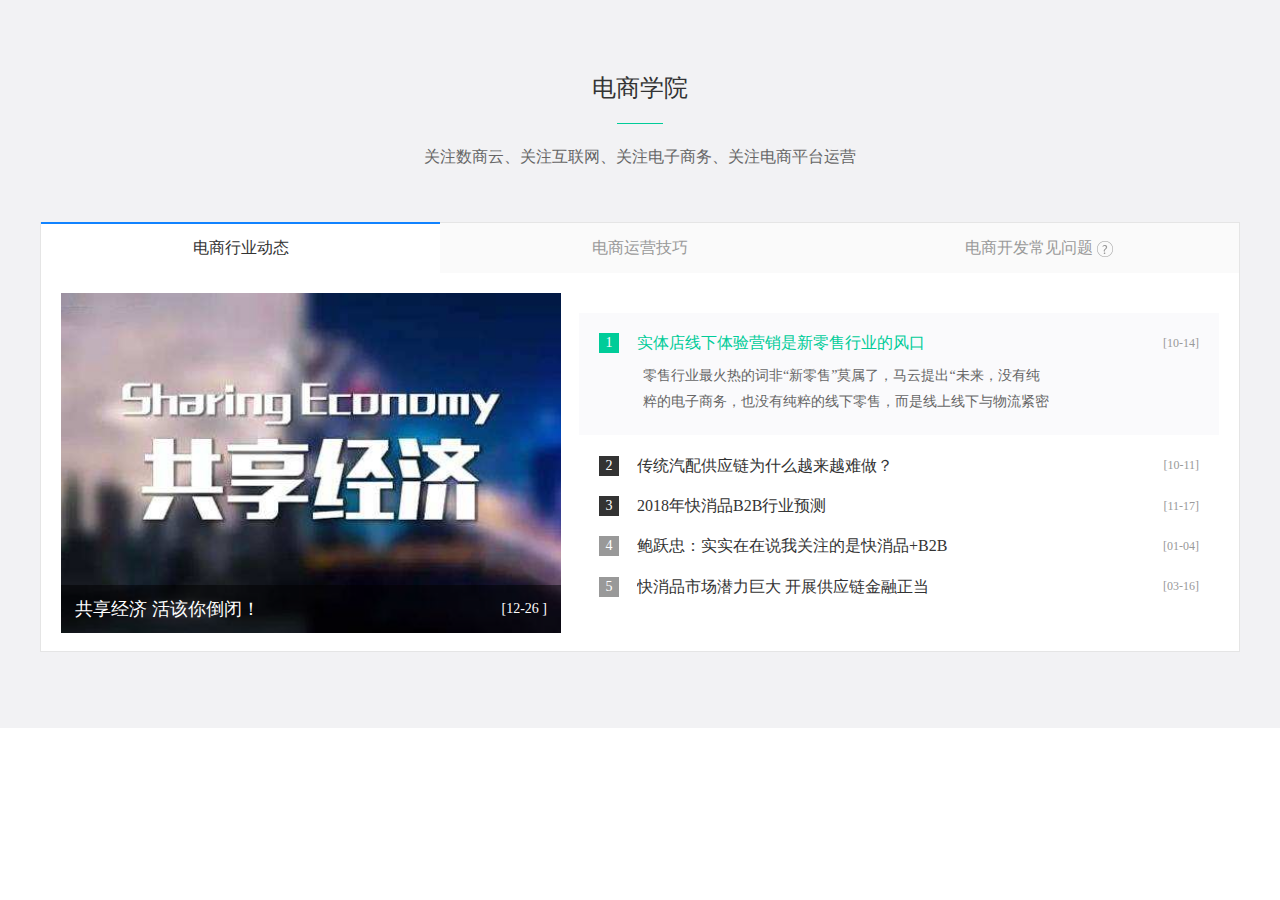
<file: tab选项卡/index.html>
<!DOCTYPE html>
<html>

<head>
<meta charset="UTF-8">
<title>电商学院</title>
<link rel="stylesheet" type="text/css" href="statics/css/style.css" />
<script src="statics/js/jquery-1.11.0.js" type="text/javascript" charset="utf-8"></script>
</head>

<body>



<div class="bg-grey">
	<div class="content">
		<a href="#">
			<h2 class="title">电商学院</h2></a>
		<p class="subtitle">关注数商云、关注互联网、关注电子商务、关注电商平台运营</p>
		<div class="tab-block information-tab">
			<div class="tab-buttons ">
				<h3 class="tab-button cur" data-tab="one">电商行业动态</h3>
				<h3 class="tab-button" data-tab="two">电商运营技巧</h3>
				<h3 class="tab-button" data-tab="three">电商开发常见问题 <span class="question-icon"></span></h3>
			</div>
			<div class="tabs">
				<div class="tab-item active" id="tab-one">
					<div class="information-tab">

						<div class="information-left">
							<a href="#">
								<img src="statics/images/1.png" width="500" height="340" alt="共享经济 活该你倒闭！">
							</a>
							<div class="left-bottom">
								<div class="article-title">共享经济 活该你倒闭！</div>
								<div class="article-time">
									[12-26 ]
								</div>
							</div>
						</div>
						<div class="information-right">
							<div class="article-list current">
								<a href="#" class="article-link">
									<div class="article-head">
										<span class="article-number">1</span>
										<span class="article-title">实体店线下体验营销是新零售行业的风口</span>
										<span class="article-time">[10-14]</span>
									</div>
									<div class="article-content">
										<p>零售行业最火热的词非“新零售”莫属了，马云提出“未来，没有纯粹的电子商务，也没有纯粹的线下零售，而是线上线下与物流紧密结合的新零售时代。”的见解。因此重新定义、设计的一种思考方式的营销方法——实体店线下体验营销。</p>
									</div>
								</a>
							</div>

							<div class="article-list">
								<a href="#" class="article-link">
									<div class="article-head ">
										<span class="article-number">2</span>
										<span class="article-title">传统汽配供应链为什么越来越难做？</span>
										<span class="article-time">[10-11]</span>
									</div>
									<div class="article-content">
										<p>传统代理商机制在过去产品供小于求的时代下产生，现在供过于求，而且是远远大于求。</p>
									</div>
								</a>
							</div>

							<div class="article-list">
								<a href="#" class="article-link">
									<div class="article-head ">
										<span class="article-number">3</span>
										<span class="article-title">2018年快消品B2B行业预测</span>
										<span class="article-time">[11-17]</span>
									</div>
									<div class="article-content">
										<p>2017年初的时候，刘强东高调宣布了京东的百万便利店计划。8月28日，阿里巴巴零售通也宣称到2018年年底将覆盖100万家小店。再加上中商惠民、易久批、百世店加等行业先行企业，2017年于快消品B2B行业而言，可谓风起云涌。逐近年底，2018年快消品B2B行业又会出现哪些变化呢？且看著名零售专家鲍跃忠老师对2018年快消品B2B的预测。

										</p>
									</div>
								</a>
							</div>

							<div class="article-list">
								<a href="#" class="article-link">
									<div class="article-head ">
										<span class="article-number">4</span>
										<span class="article-title">鲍跃忠：实实在在说我关注的是快消品+B2B</span>
										<span class="article-time">[01-04]</span>
									</div>
									<div class="article-content">
										<p>到底是应该快消品+B2B，还是B2B+快消品，这是两个模式、两个方向、两条道路的问题。</p>
									</div>
								</a>
							</div>

							<div class="article-list">
								<a href="#" class="article-link">
									<div class="article-head ">
										<span class="article-number">5</span>
										<span class="article-title">快消品市场潜力巨大 开展供应链金融正当</span>
										<span class="article-time">[03-16]</span>
									</div>
									<div class="article-content">
										<p>在国家多项利好政策的影响下，供应链金融已成为中小微企业的主要资金融通渠道,并受到了各行各业的追捧。在此背景下，雁阵科技凭借自身技术优势、专业实力及行业服务经验,为业内核心企业、B2B平台提供一站式供应链金融解决方案......</p>
									</div>
								</a>
							</div>

						</div>
					</div>
				</div>
				<div class="tab-item" id="tab-two">
					<div class="information-tab ">

						<div class="information-left">
							<a href="#">
								<img src="statics/images/2.png" width="500" height="340" alt="网上商城开发公司开辟社交应用的新商机">
							</a>
							<div class="left-bottom">
								<div class="article-title">网上商城开发公司开辟社交应用的新商机</div>
								<div class="article-time">
									[02-27 ]
								</div>
							</div>
						</div>
						<div class="information-right">
							<div class="article-list current">
								<a href="#" class="article-link">
									<div class="article-head ">
										<span class="article-number">1</span>
										<span class="article-title">简述B2B电子商务订货平台的几大基本功能</span>
										<span class="article-time">[12-05]</span>
									</div>
									<div class="article-content">
										<p>B2B电商的发展势头非常猛烈，在当下想要成功经营一个B2B电商是一件非常具有挑战的事情，B2B电商订货平台正是企业凤凰涅槃的机会，下面数商云小编就来简单说说B2B电子商务订货平台的几大基本功能。</p>
									</div>
								</a>
							</div>

							<div class="article-list ">
								<a href="#" class="article-link">
									<div class="article-head ">
										<span class="article-number">2</span>
										<span class="article-title">电子商务商城网站营销策略，从产品定价开始</span>
										<span class="article-time">[09-21]</span>
									</div>
									<div class="article-content">
										<p>说到电子商务定价，电商平台建设公司【数商云】开发经理kay表示，不妨充分考虑五大方面：影响定价的因素、产品的目标价格定位，定价的基本策略。</p>
									</div>
								</a>
							</div>

							<div class="article-list ">
								<a href="#" class="article-link">
									<div class="article-head ">
										<span class="article-number">3</span>
										<span class="article-title">制造业转型，工业品电商的创新发展之路</span>
										<span class="article-time">[07-03]</span>
									</div>
									<div class="article-content">
										<p>5月25日，由中国电子商务协会B2B行业分会提供战略指导，B2B行业专业媒体托比网主办的中国首届“工业+互联网”高峰论坛在上海举行。本届高峰论坛以 “新模式、新通路、新变革”为主题......</p>
									</div>
								</a>
							</div>

							<div class="article-list ">
								<a href="#" class="article-link">
									<div class="article-head ">
										<span class="article-number">4</span>
										<span class="article-title">跨境电商平台搭建之站内站外营销</span>
										<span class="article-time">[09-20]</span>
									</div>
									<div class="article-content">
										<p>跨境电商平台搭建好之后，跨境电商平台的站内营销和站外营销成为很重要的工作部分。相信不少的电商平台商家可能都没有站外站内营销的概念，正好今天【数商云】小编就整理了电子商务平台建设的站内站外营销干货，供给搭建跨境电商平台解决方案的运营参考。</p>
									</div>
								</a>
							</div>

							<div class="article-list ">
								<a href="#" class="article-link">
									<div class="article-head ">
										<span class="article-number">5</span>
										<span class="article-title">好的商城网站系统需要进行维护</span>
										<span class="article-time">[12-08]</span>
									</div>
									<div class="article-content">
										<p>电商行业发展也有一定年头了，行业内的商城网站也是星罗棋布，各类商城网站充斥者我们的眼球，一个商城网站得以生存总有他的道理，存在即合理，当然一些商城网站逐渐退出了我们的实现，在竞争中被淘汰，那么一个好的商城系统需要对它进行怎么的维护呢？才能保证其...</p>
									</div>
								</a>
							</div>

						</div>
					</div>
				</div>
				<div class="tab-item" id="tab-three">
					<div class="information-tab ">

						<div class="information-left">
							<a href="#">
								<img src="statics/images/3.png" width="500" height="340" alt="优秀的网上商城系统网站介绍">
							</a>
							<div class="left-bottom">
								<div class="article-title">优秀的网上商城系统网站介绍</div>
								<div class="article-time">
									[12-04 ]
								</div>
							</div>
						</div>
						<div class="information-right">
							<div class="article-list current">
								<a href="#" class="article-link">
									<div class="article-head ">
										<span class="article-number">1</span>
										<span class="article-title">如何制作一个电子商务平台系统？</span>
										<span class="article-time">[11-07]</span>
									</div>
									<div class="article-content">
										<p>大致的流程如下，以电商平台开发公司【数商云】为例子，在实际项目往往会涉及到人与人之间的复杂沟通以及协作，所以需要有严谨的管理规范以及弹性的流程控制才能达到较高水准的项目质量。</p>
									</div>
								</a>
							</div>

							<div class="article-list ">
								<a href="#" class="article-link">
									<div class="article-head ">
										<span class="article-number">2</span>
										<span class="article-title">开发一个电子商务网站，需要运用哪些设计原则</span>
										<span class="article-time">[03-21]</span>
									</div>
									<div class="article-content">
										<p>随着目前电子商务网站开发技术的迭代，电商网站的交互设计得到了很大程度的提升，可以认为现在的新型的商城平台都呈现出交互效果。由此可以引发一个思考，电商系统网站开发的交互设计原则、基础是什么？</p>
									</div>
								</a>
							</div>

							<div class="article-list ">
								<a href="#" class="article-link">
									<div class="article-head ">
										<span class="article-number">3</span>
										<span class="article-title">传统企业转型建设独立B2C电商平台_会面临什么问题？</span>
										<span class="article-time">[09-20]</span>
									</div>
									<div class="article-content">
										<p>传统企业电子商务平台建设公司【数商云】市场总监在这里分享提出一些B2C企业内部运营（主要是订单处理流程方面）所面临的问题：</p>
									</div>
								</a>
							</div>

							<div class="article-list ">
								<a href="#" class="article-link">
									<div class="article-head ">
										<span class="article-number">4</span>
										<span class="article-title">什么是社区电商平台？社区电商达人教路</span>
										<span class="article-time">[09-16]</span>
									</div>
									<div class="article-content">
										<p>通过社区电商达人了解到，最先发展起社区电商的是一些物业，以及拥有社区资源的企业。他们有一个共同点都属于传统型企业，想把一个社区电商平台运营好。</p>
									</div>
								</a>
							</div>

							<div class="article-list ">
								<a href="#" class="article-link">
									<div class="article-head ">
										<span class="article-number">5</span>
										<span class="article-title">电子商务网店系统开发，重视要点总结！</span>
										<span class="article-time">[09-21]</span>
									</div>
									<div class="article-content">
										<p>【数商云】为企业定制专属的电商网站时，发现很多电商企业在沟通过程多次强调要设计开发出一个热点十足，够噱头的电商平台，这类型的电商网站开发设计方面确实够噱头了，但不是建立在用户体验的基础上，忽略了用户的感官视角。</p>
									</div>
								</a>
							</div>

						</div>
					</div>
				</div>
			</div>
		</div>
	</div>
</div>

<script type="text/javascript">
	//tab切换		
	$('.tab-button').click(function() {
		var tab = $(this).data('tab')
		//样式
		$(this).addClass('cur').siblings('.tab-button').removeClass('cur');
		//display 属性  由none变成block
		$('#tab-' + tab + '').addClass('active').siblings('.tab-item').removeClass('active');
	});	
	//新闻列表切换
	//鼠标hover上去  每个li下面的文字div 由display：none变成 block  同时给li加padding  所以显得
	//放大了效果
	$('.information-tab .article-list').hover(function() {
		$(this).addClass('current').siblings('.article-list').removeClass('current');
	}, function() {
		$(this).parent('.information-right').find('.article-list:first-of-type').addClass('current').siblings('.article-list').removeClass('current');
	});

	 
</script>

</body>
</html>
</file>
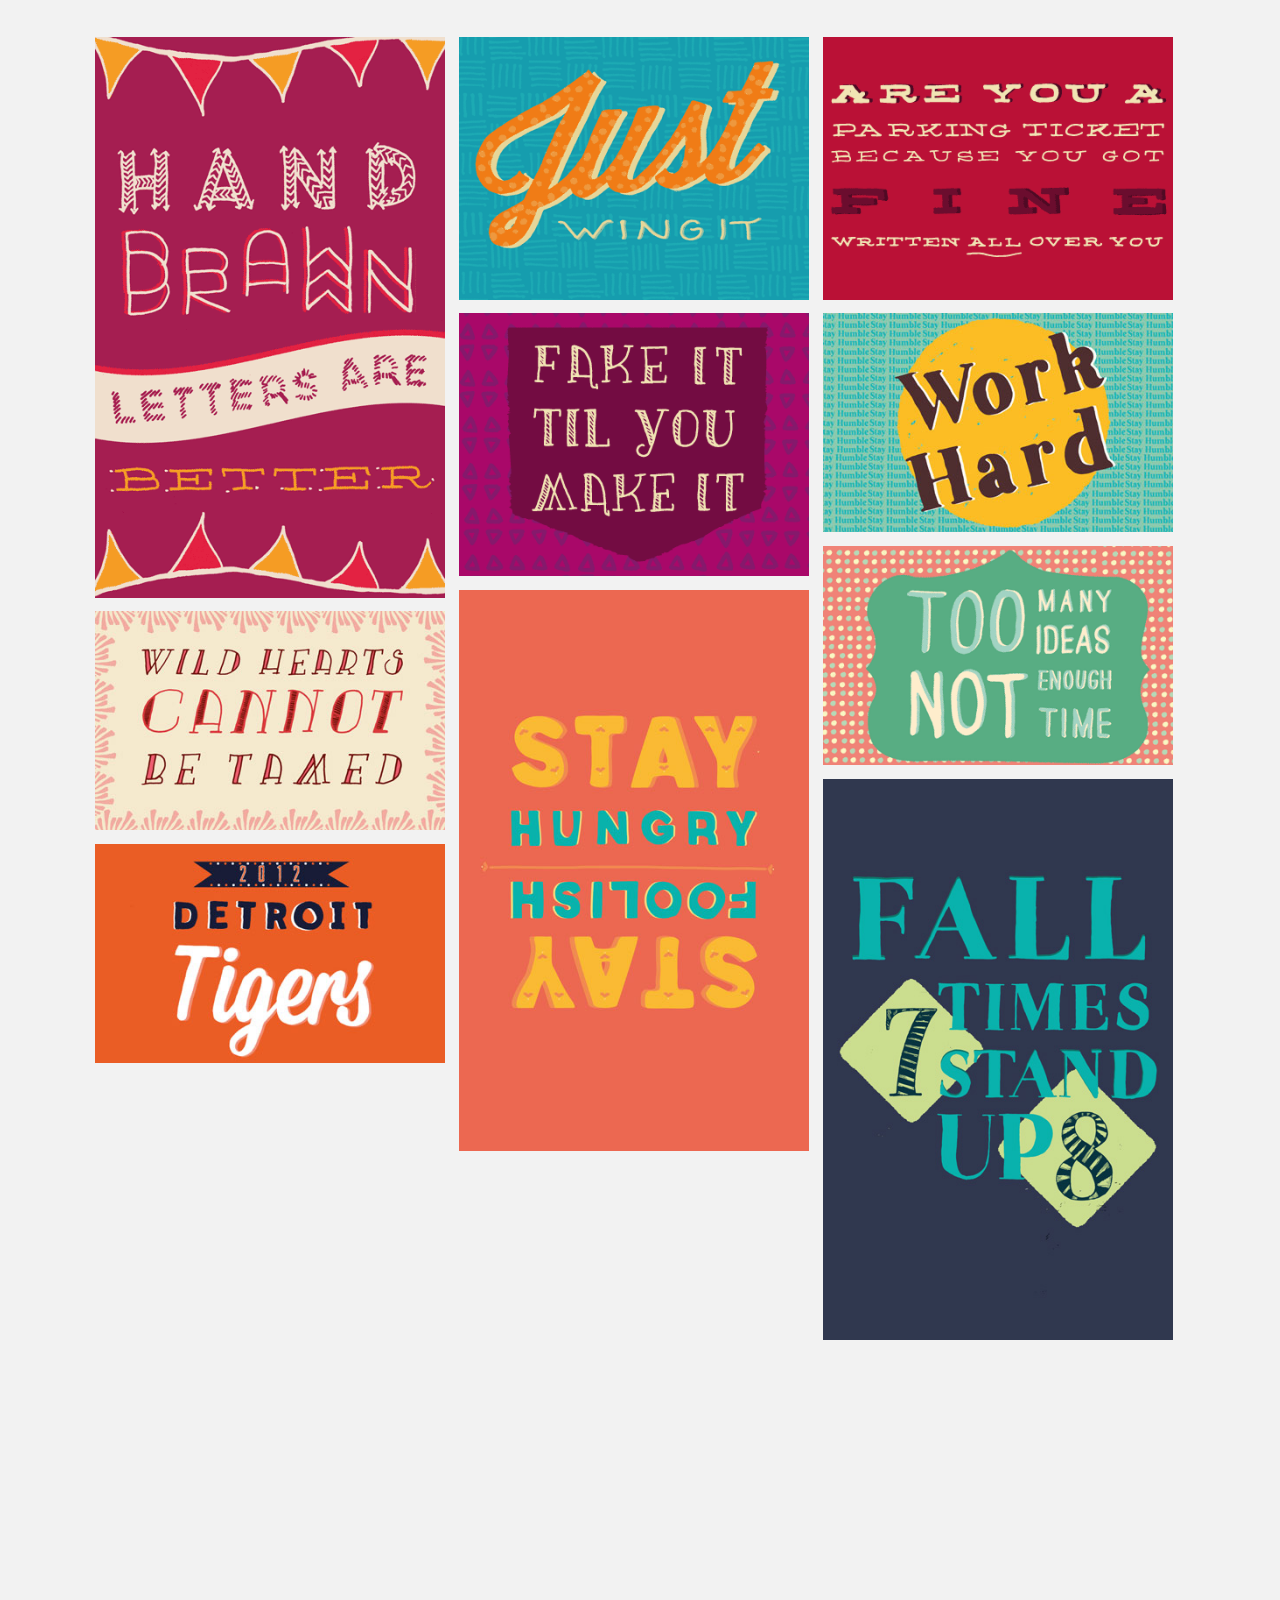
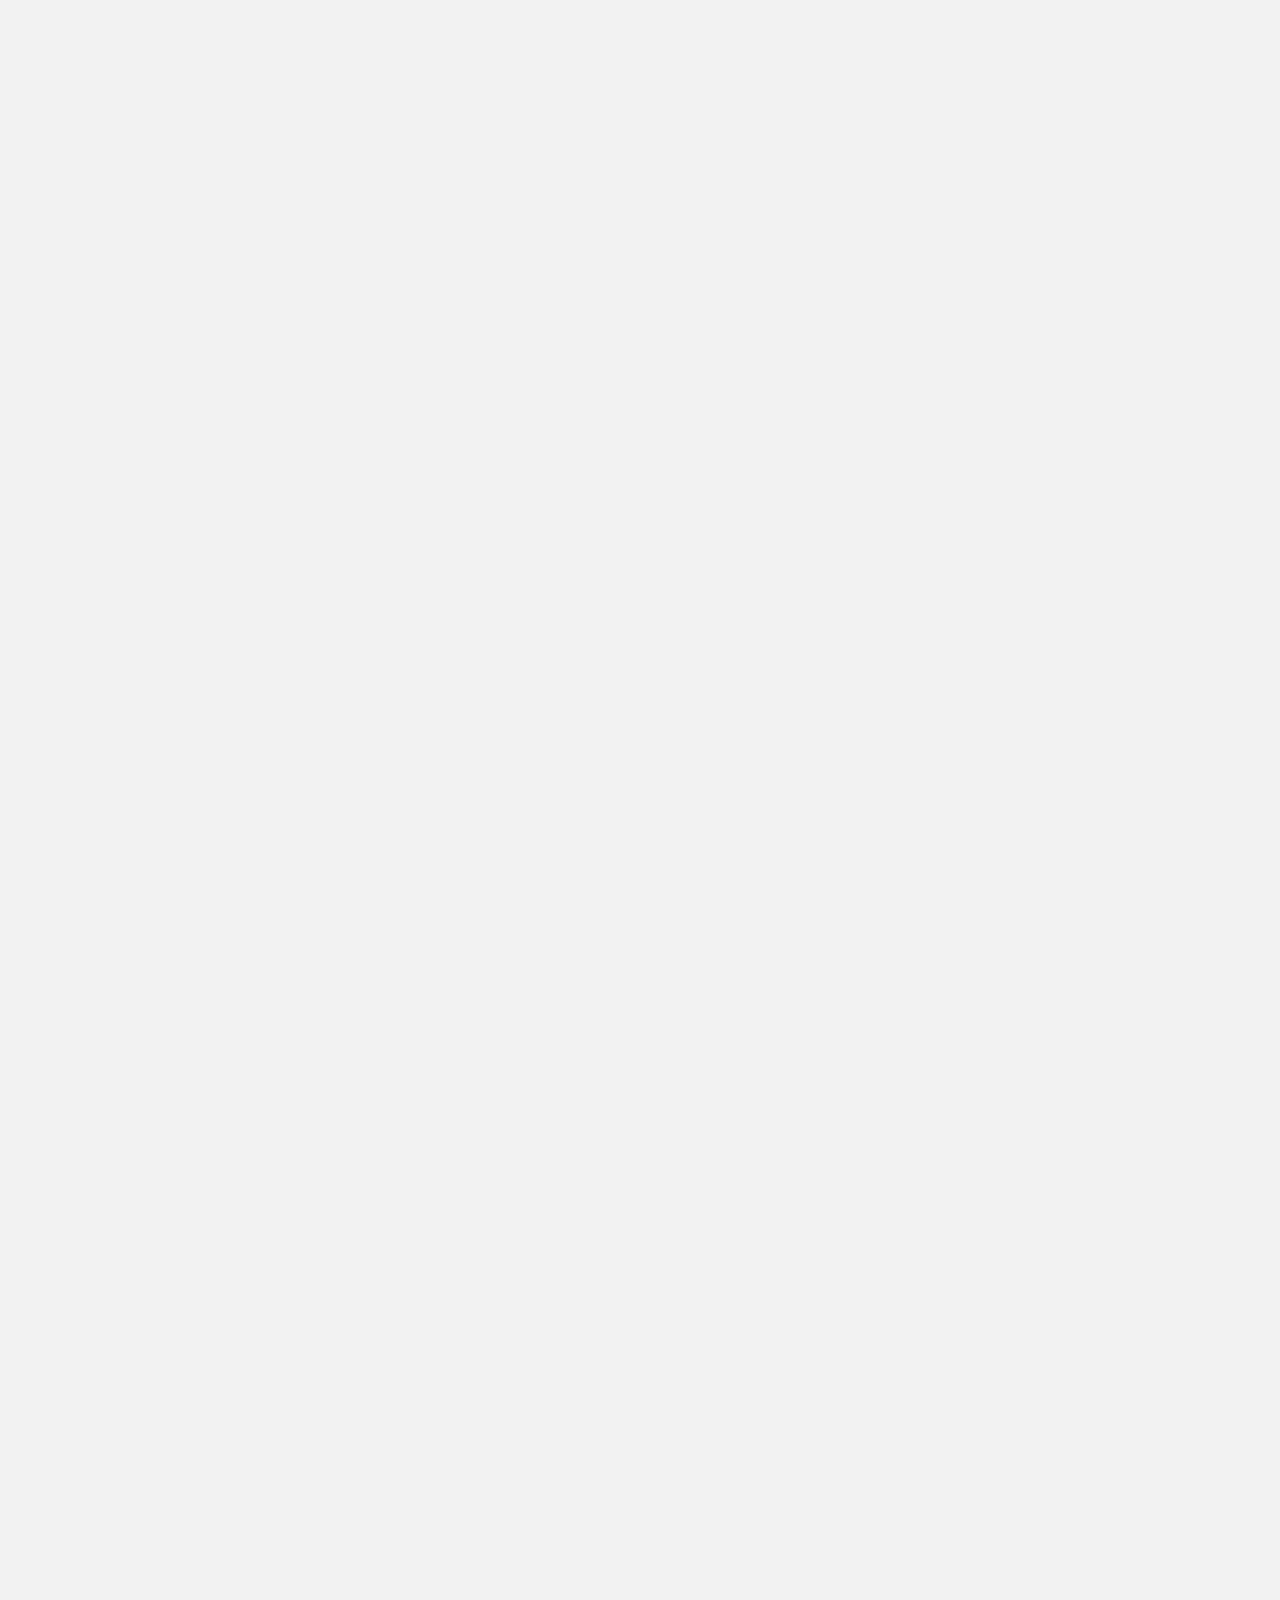
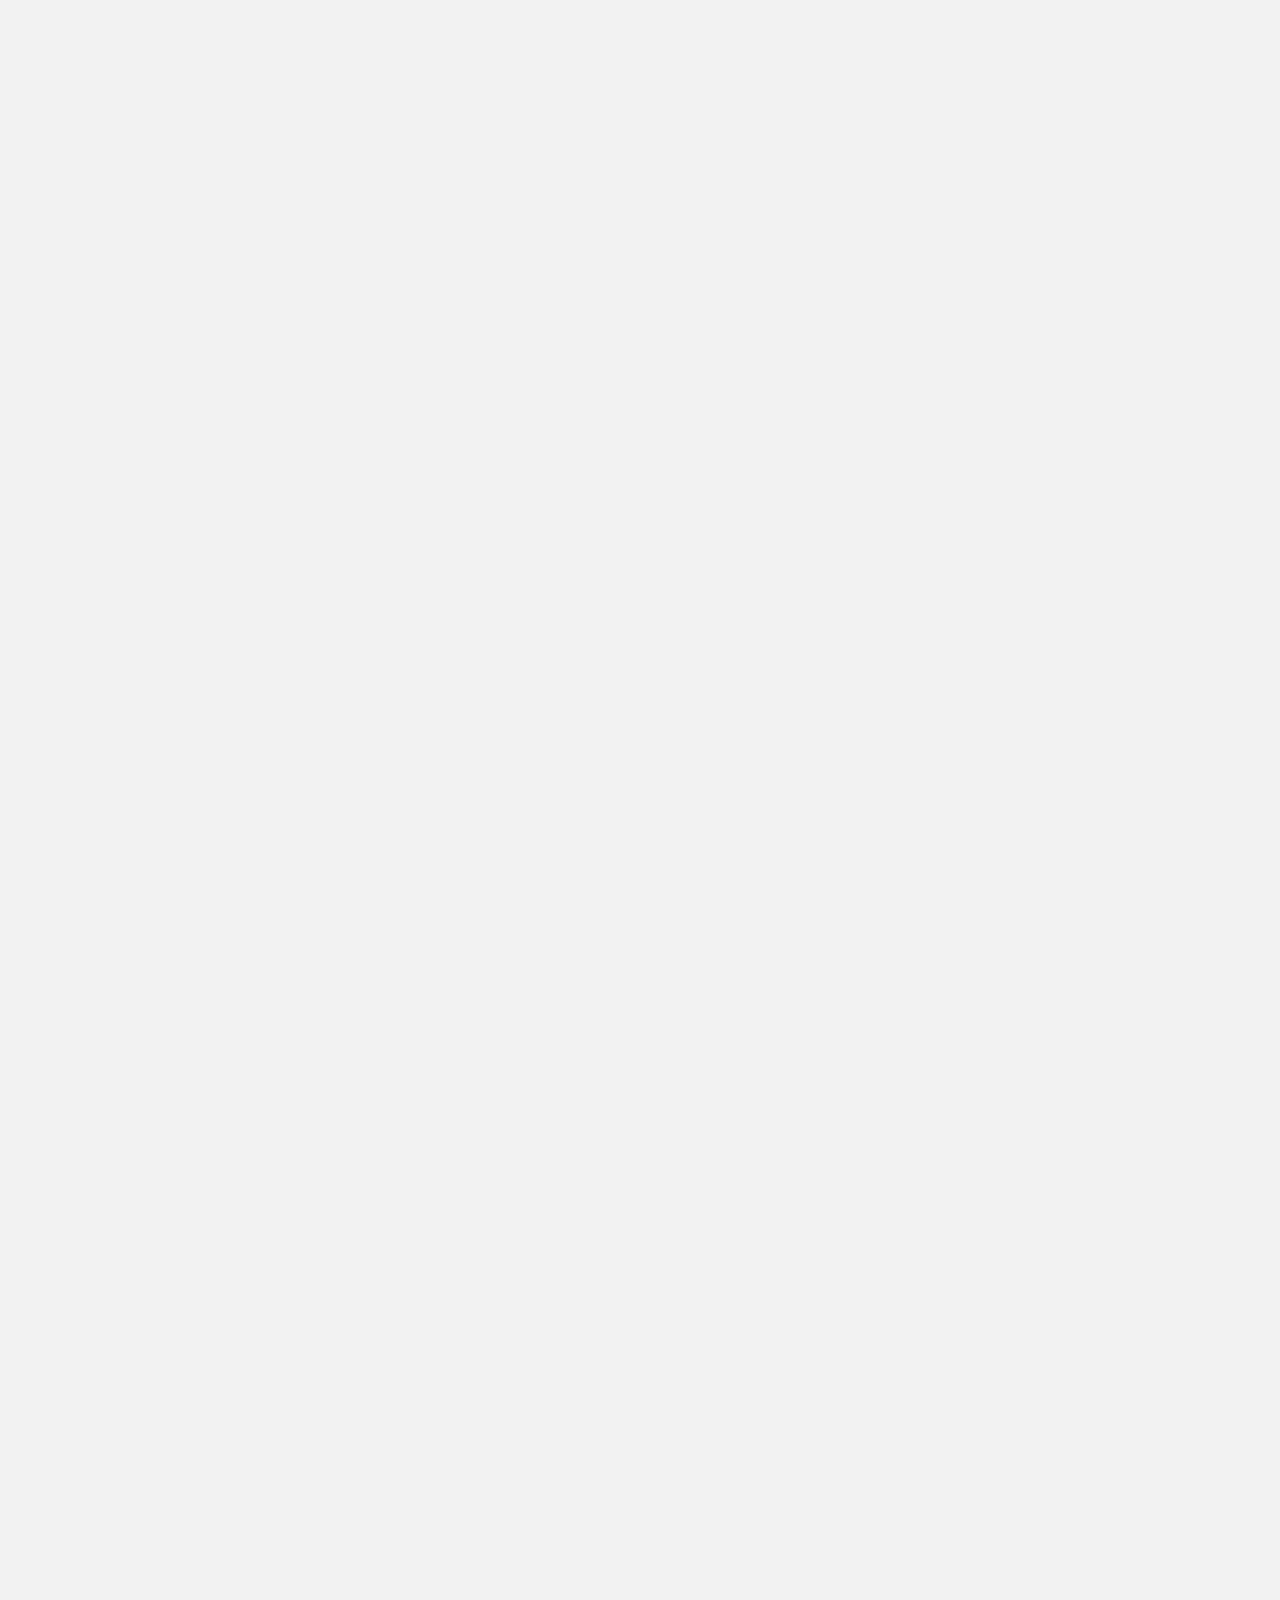
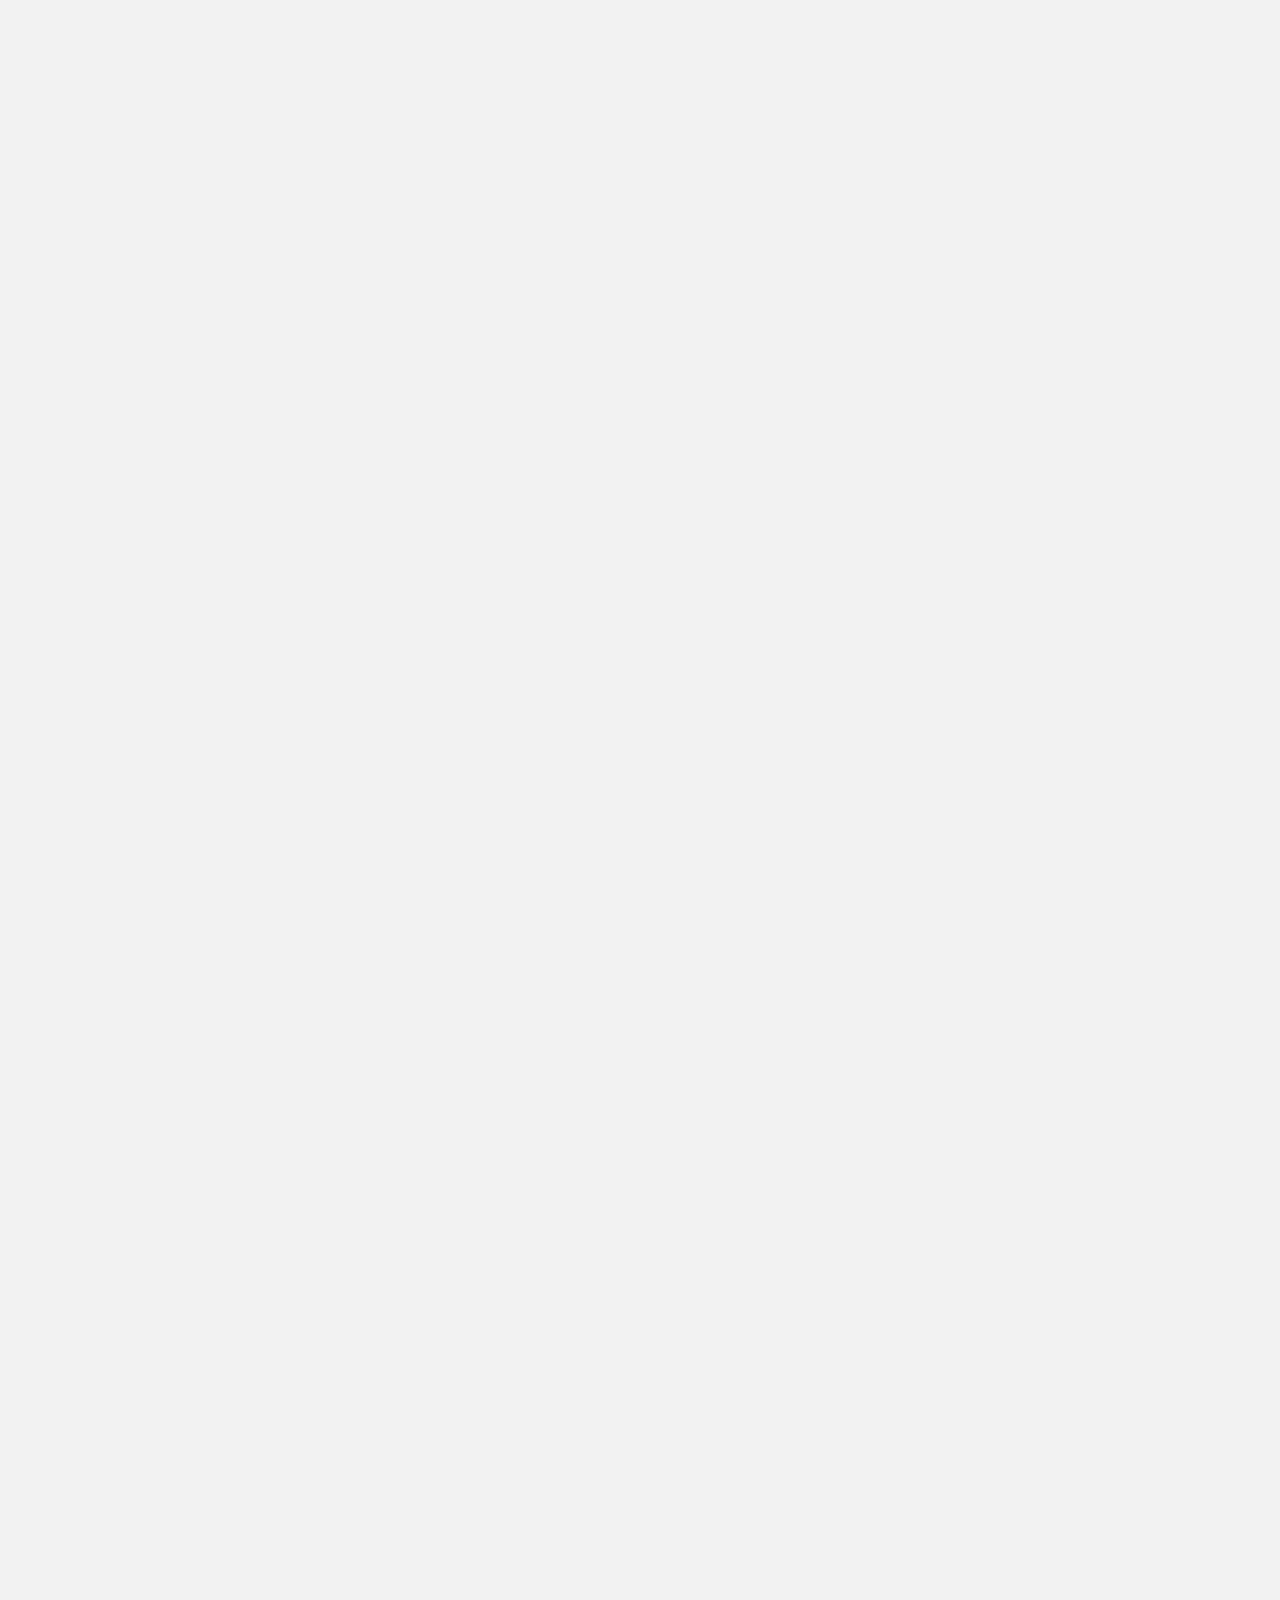
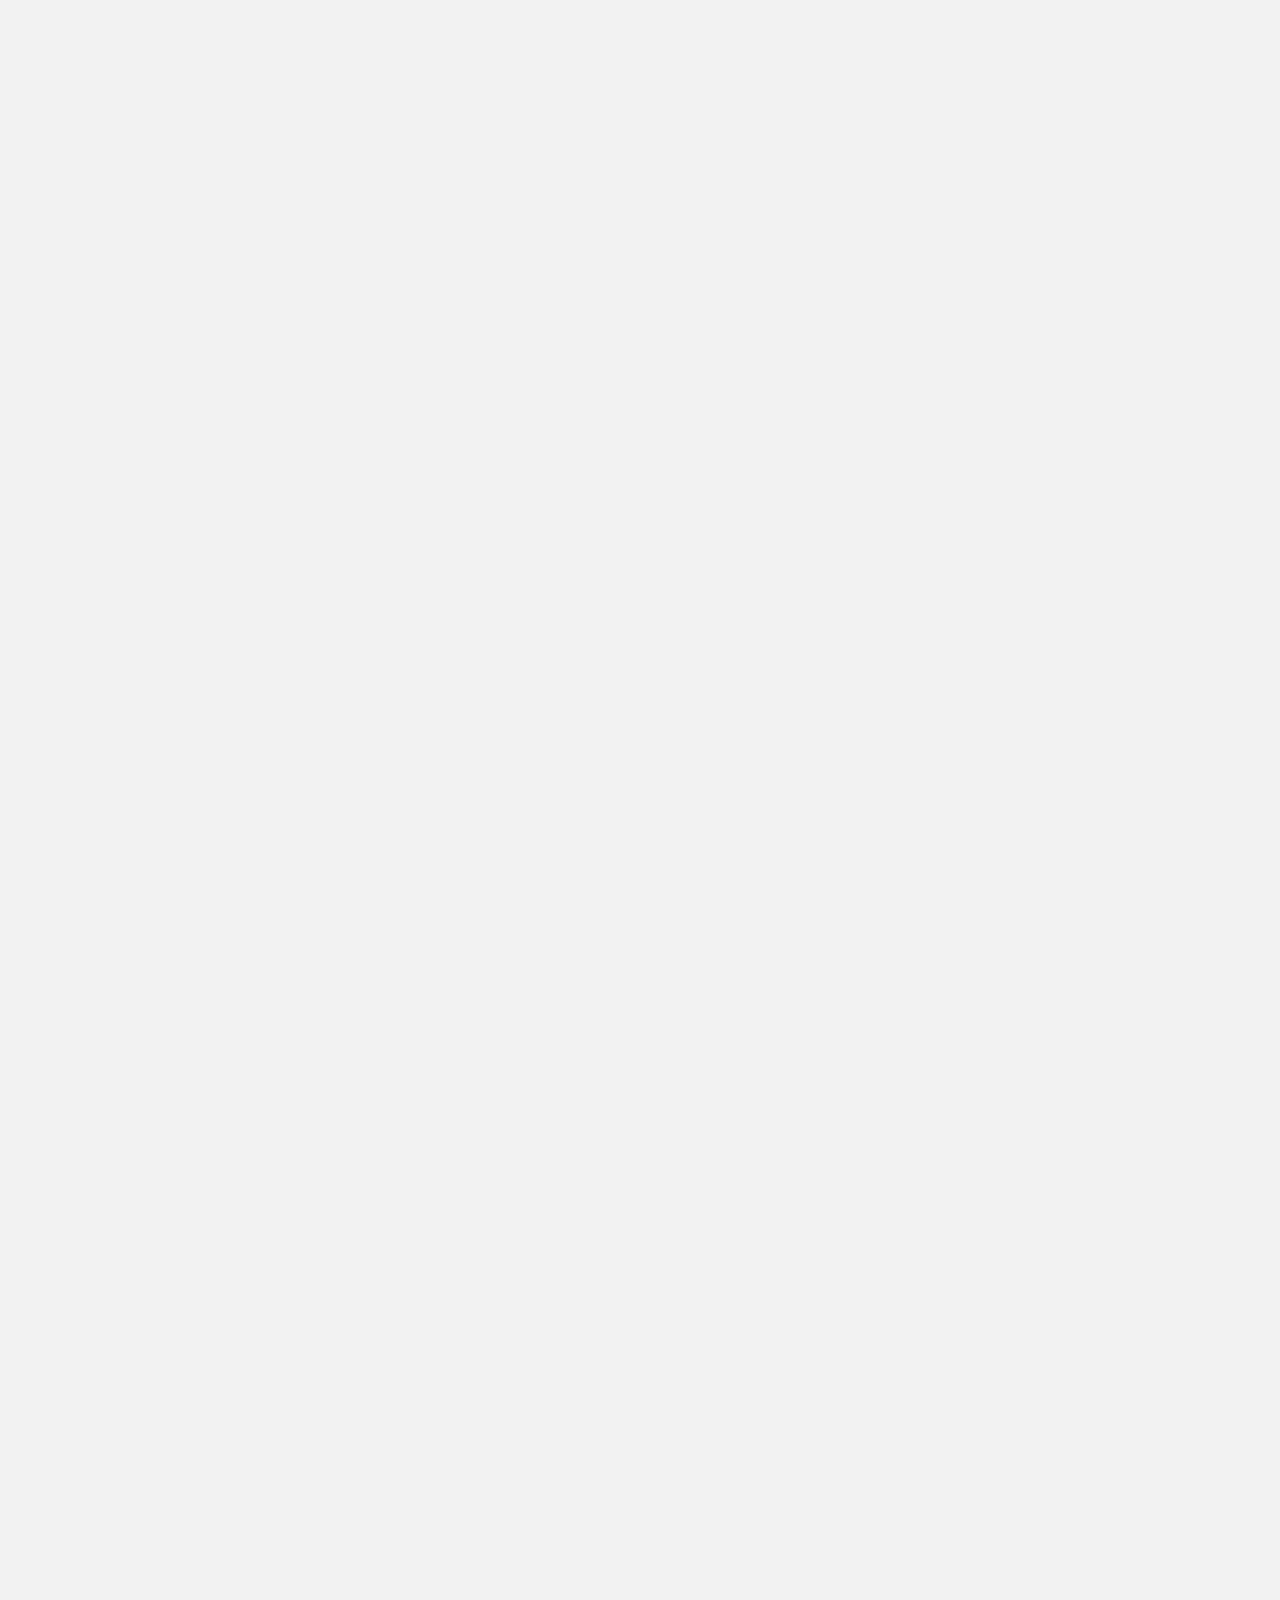
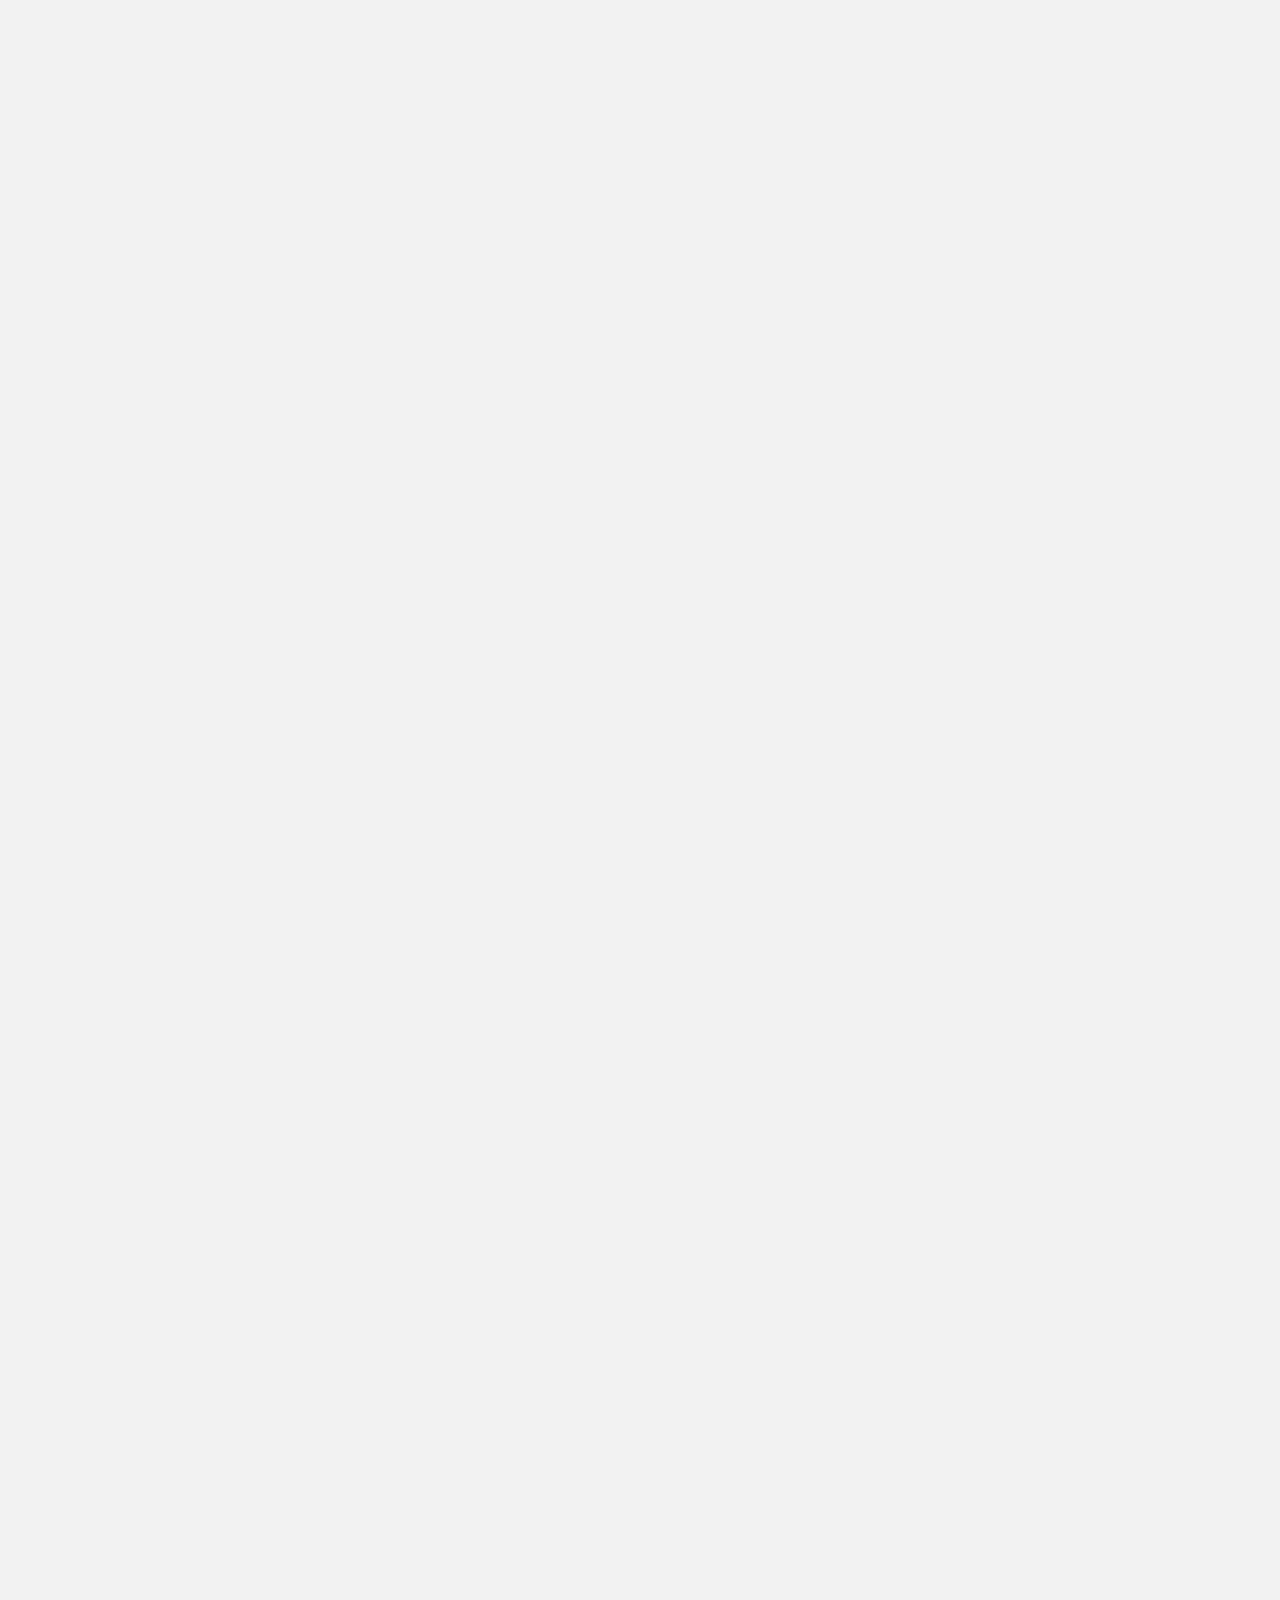
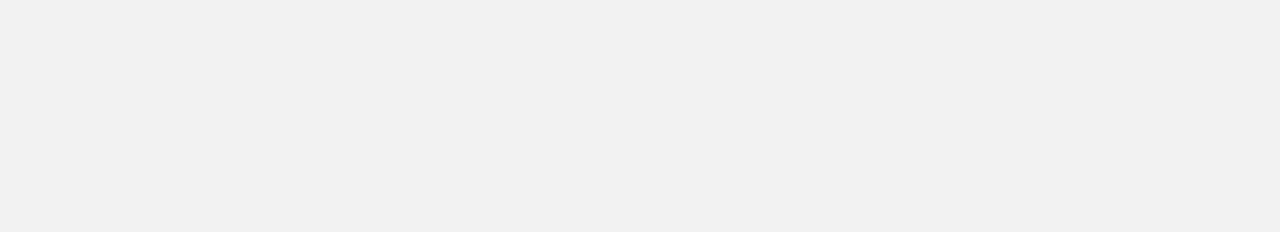
<file: 图片懒加载/index.html>
<!DOCTYPE html>
<html>
<head>
	<title>懒加载-demo</title>

<link rel="stylesheet" type="text/css" href="css/default.css" />	
<link rel="stylesheet" type="text/css" href="css/component.css" />
<script src="js/modernizr.custom.js"></script>
</head>
<body>
	<ul class="grid effect-1" id="grid">
	<li><a href="#fQdt"><img src="images/12.png"></a></li>
	<li><a href="#fHaa"><img src="images/13.png"></a></li>
	<li><a href="#gXMo"><img src="images/10.png"></a></li>
	<li><a href="#gXMn"><img src="images/11.png"></a></li>
	<li><a href="#fzYo"><img src="images/2.jpg"></a></li>
	<li><a href="#fARU"><img src="images/14.png"></a></li>
	<li><a href="#fWMM"><img src="images/1.jpg"></a></li>
	<li><a href="#fWPV"><img src="images/3.jpg"></a></li>
	<li><a href="#fWMT"><img src="images/4.jpg"></a></li>
	<li><a href="#fGhI"><img src="images/5.jpg"></a></li>
	<li><a href="#fKCf"><img src="images/6.jpg"></a></li>
	<li><a href="#fLBG"><img src="images/7.jpg"></a></li>
	<li><a href="#fPEY"><img src="images/8.jpg"></a></li>
	<li><a href="#fWwG"><img src="images/9.jpg"></a></li>
	<li><a href="#fQdt"><img src="images/12.png"></a></li>
	<li><a href="#fHaa"><img src="images/13.png"></a></li>
	<li><a href="#gXMo"><img src="images/10.png"></a></li>
	<li><a href="#gXMn"><img src="images/11.png"></a></li>
	<li><a href="#fzYo"><img src="images/2.jpg"></a></li>
	<li><a href="#fARU"><img src="images/14.png"></a></li>
	<li><a href="#fWMM"><img src="images/1.jpg"></a></li>
	<li><a href="#fWPV"><img src="images/3.jpg"></a></li>
	<li><a href="#fWMT"><img src="images/4.jpg"></a></li>
	<li><a href="#fGhI"><img src="images/5.jpg"></a></li>
	<li><a href="#fKCf"><img src="images/6.jpg"></a></li>
	<li><a href="#fLBG"><img src="images/7.jpg"></a></li>
	<li><a href="#fPEY"><img src="images/8.jpg"></a></li>
	<li><a href="#fWwG"><img src="images/9.jpg"></a></li>
	<li><a href="#fQdt"><img src="images/12.png"></a></li>
	<li><a href="#fHaa"><img src="images/13.png"></a></li>
	<li><a href="#gXMo"><img src="images/10.png"></a></li>
	<li><a href="#gXMn"><img src="images/11.png"></a></li>
	<li><a href="#fzYo"><img src="images/2.jpg"></a></li>
	<li><a href="#fARU"><img src="images/14.png"></a></li>
	<li><a href="#fWMM"><img src="images/1.jpg"></a></li>
	<li><a href="#fWPV"><img src="images/3.jpg"></a></li>
	<li><a href="#fWMT"><img src="images/4.jpg"></a></li>
	<li><a href="#fGhI"><img src="images/5.jpg"></a></li>
	<li><a href="#fKCf"><img src="images/6.jpg"></a></li>
	<li><a href="#fLBG"><img src="images/7.jpg"></a></li>
	<li><a href="#fPEY"><img src="images/8.jpg"></a></li>
	<li><a href="#fWwG"><img src="images/9.jpg"></a></li>
	<li><a href="#fQdt"><img src="images/12.png"></a></li>
	<li><a href="#fHaa"><img src="images/13.png"></a></li>
	<li><a href="#gXMo"><img src="images/10.png"></a></li>
	<li><a href="#gXMn"><img src="images/11.png"></a></li>
	<li><a href="#fzYo"><img src="images/2.jpg"></a></li>
	<li><a href="#fARU"><img src="images/14.png"></a></li>
	<li><a href="#fWMM"><img src="images/1.jpg"></a></li>
	<li><a href="#fWPV"><img src="images/3.jpg"></a></li>
	<li><a href="#fWMT"><img src="images/4.jpg"></a></li>
	<li><a href="#fGhI"><img src="images/5.jpg"></a></li>
	<li><a href="#fKCf"><img src="images/6.jpg"></a></li>
	<li><a href="#fLBG"><img src="images/7.jpg"></a></li>
	<li><a href="#fPEY"><img src="images/8.jpg"></a></li>
	<li><a href="#fWwG"><img src="images/9.jpg"></a></li>
	<li><a href="#fQdt"><img src="images/12.png"></a></li>
	<li><a href="#fHaa"><img src="images/13.png"></a></li>
	<li><a href="#gXMo"><img src="images/10.png"></a></li>
	<li><a href="#gXMn"><img src="images/11.png"></a></li>
	<li><a href="#fzYo"><img src="images/2.jpg"></a></li>
	<li><a href="#fARU"><img src="images/14.png"></a></li>
	<li><a href="#fWMM"><img src="images/1.jpg"></a></li>
	<li><a href="#fWPV"><img src="images/3.jpg"></a></li>
	<li><a href="#fWMT"><img src="images/4.jpg"></a></li>
	<li><a href="#fGhI"><img src="images/5.jpg"></a></li>
	<li><a href="#fKCf"><img src="images/6.jpg"></a></li>
	<li><a href="#fLBG"><img src="images/7.jpg"></a></li>
	<li><a href="#fPEY"><img src="images/8.jpg"></a></li>
	<li><a href="#fWwG"><img src="images/9.jpg"></a></li>
	<li><a href="#fQdt"><img src="images/12.png"></a></li>
	<li><a href="#fHaa"><img src="images/13.png"></a></li>
	<li><a href="#gXMo"><img src="images/10.png"></a></li>
	<li><a href="#gXMn"><img src="images/11.png"></a></li>
	<li><a href="#fzYo"><img src="images/2.jpg"></a></li>
	<li><a href="#fARU"><img src="images/14.png"></a></li>
	<li><a href="#fWMM"><img src="images/1.jpg"></a></li>
	<li><a href="#fWPV"><img src="images/3.jpg"></a></li>
	<li><a href="#fWMT"><img src="images/4.jpg"></a></li>
	<li><a href="#fGhI"><img src="images/5.jpg"></a></li>
	<li><a href="#fKCf"><img src="images/6.jpg"></a></li>
	<li><a href="#fLBG"><img src="images/7.jpg"></a></li>
	<li><a href="#fPEY"><img src="images/8.jpg"></a></li>
	<li><a href="#fWwG"><img src="images/9.jpg"></a></li>
	<li><a href="#fWPV"><img src="images/3.jpg"></a></li>
	<li><a href="#fGhI"><img src="images/5.jpg"></a></li>
	<li><a href="#fzYo"><img src="images/2.jpg"></a></li>
</ul>
<script src="js/masonry.pkgd.min.js"></script>
<script src="js/imagesloaded.js"></script>
<script src="js/classie.js"></script>
<script src="js/AnimOnScroll.js"></script>
<script type="text/javascript">
new AnimOnScroll( document.getElementById( 'grid' ), {
	minDuration : 0.4,
	maxDuration : 0.7,
	viewportFactor : 0.2
} );
</script>
</body>
</html>
</file>
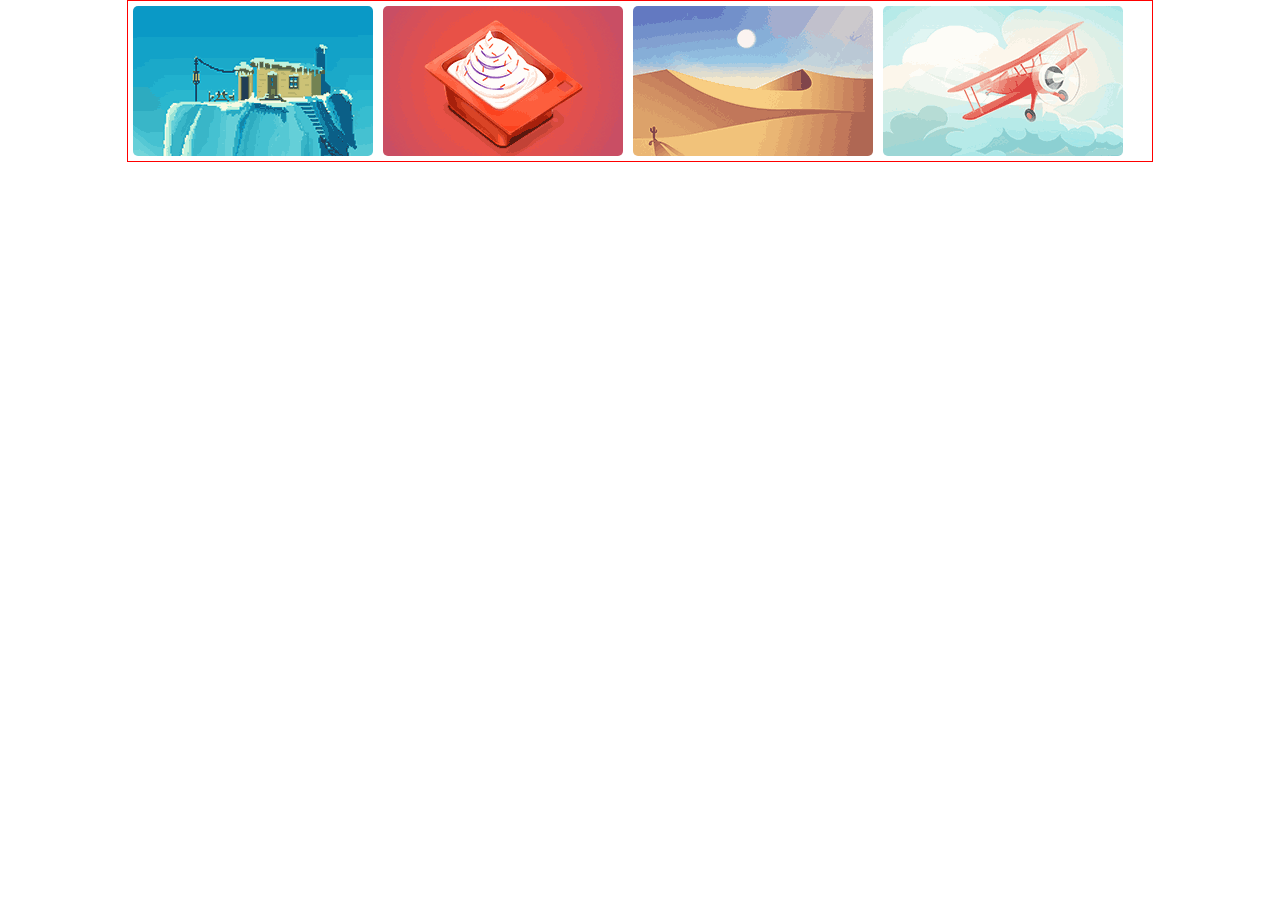
<file: jQuery简易的图片无缝滚动代码/无缝滚动.html>
<!DOCTYPE html>
<html lang="en">

<head>
    <meta charset="UTF-8">
    <meta name="viewport" content="width=device-width, initial-scale=1.0">
    <meta http-equiv="X-UA-Compatible" content="ie=edge">
    <title>jQuery无缝滚动</title>
    <style lang="css">
        * {
            padding: 0;
            margin: 0;
        }
        
        li {
            list-style: none;
        }
        
        ul:after {
            content: "";
            display: block;
            clear: both;
        }
        
        .one {
            width: 80%;
            margin: 0 auto;
            border: 1px solid red;
            height: 160px;
            overflow: hidden;
        }
        
        .one ul {
            width: 2000px;
        }
        
        .one ul li {
            float: left;
            height: 160px;
            position: relative;
            /* box-sizing: border-box; */
            margin: 5px;
        }
        
        .one ul li a {
            display: inline-block;
            position: relative;
            height: 150px;
        }
        
        .one ul li img {
            height: 150px;
            border-radius: 5px;
        }
        
        .one ul li span {
            position: absolute;
            bottom: 0px;
            color: #fff;
            height: 0px;
            font-size: 0;
            background: rgb(0, 0, 0, .5);
            display: inline-block;
        }
        
        .one ul li a:hover span {
            /* width: 240px;  动态获取 */
            height: 150px;
            line-height: 150px;
            font-size: 20px;
            text-align: center;
            transition: all 1s;
        }
    </style>
</head>

<body>
    <div class="one">
        <ul>
            <li>
                <a href=""><img src="images/a1.png" alt=""> <span>hi~hi！我们是单身汪</span></a>
            </li>
            <li>
                <a href=""><img src="images/a2.png" alt=""> <span>hi~hi！我们是单身汪</span></a>
            </li>
            <li>
                <a href=""><img src="images/a3.png" alt=""> <span>hi~hi！我们是单身汪</span></a>
            </li>
            <li>
                <a href=""><img src="images/a4.png" alt=""> <span>hi~hi！我们是单身汪</span></a>
            </li>
        </ul>
    </div>
</body>
<script src="js/jquery.min.js"></script>
<script>
    $(document).ready(function() {
        var box0 = $(".one");
        var v0 = 1.5

        Rin(box0, v0)

        function Rin($Box, v) {
            var $Box_ul = $Box.find("ul"),
                $Box_li = $Box_ul.find("li"),
                $Box_span = $Box_li.find("span"),
                s = 0, //所有li的宽度和
                left = 0,
                timer;

            $Box_li.each(function(index) {
                $($Box_span[index]).width($(this).width());
                s += $(this).outerWidth(true); //outerWidth加TRUE表示也包含margin 边距
            })

            window.requestAnimationFrame = window.requestAnimationFrame || function(Tmove) {

                return setTimeout(Tmove, 1000 / 60)
            }

            window.cancelAnimationFrame = window.cancelAnimationFrame || clearTimeout(timer)
            console.log(s)
            if (s >= $Box.width()) { //宽度如果大于套的div宽度 执行
                $Box_ul.append($Box_li.clone(true)); // clone(true) 表示克隆这个元素 以及 js行为 clone()没有TRUE 表示 克隆元素 不克隆js行为  

                //或者 用appendTo
                // $Box_li.clone(true).appendTo($Box_ul)
                Tmove();

                $Box_ul.hover(function() {
                    cancelAnimationFrame(timer)
                }, function() {
                    Tmove();
                })
            }

            function Tmove() {
                console.log(1)
                left = left - v;
                if (left <= -s) {
                    console.log(2)
                    left = 0;
                    $Box_ul.css("left", left)
                } else {
                    console.log(3)
                    $Box_ul.css("left", left)
                }

                timer = requestAnimationFrame(Tmove)

            }

        }
    })


    window.onload = function() {
        console.log("资源全部加载成功")
    }
</script>

</html>
</file>
<file: tab选项卡/statics/css/style.css>
* {
	margin: 0;
	padding: 0;
	font-family: "microsoft yahei";
	box-sizing: border-box;
	font-weight: normal;
}

a {
	text-decoration: none;
	color: #999;
}

ul {
	list-style: none;
}

img {
	border: none;
}

.bg-grey {
	background-color: #f2f2f4;
	width: 100%;
	height: auto;
	padding: 76px 0;
}

.content {
	width: 1200px;
	margin: 0 auto;
	height: auto;
}

h2.title {
	text-align: center;
	font-size: 24px;
	color: #333;
	line-height: 24px;
	padding-bottom: 24px;
	position: relative;
}

h2.title:after {
	position: absolute;
	left: 50%;
	width: 46px;
	height: 1px;
	margin-left: -23px;
	background-color: #0c9;
	bottom: 0;
	content: '';
}

p.subtitle {
	margin-top: 18px;
	text-align: center;
	font-size: 16px;
	color: #666;
	line-height: 30px;
}

.tab-block {
	width: 1200px;
	height: 580px;
	margin: 50px auto 0;
	background-color: #FFF;
	border: 1px solid #e5e5e5
}

.tab-block.information-tab {
	height: 430px
}

.tab-block.information-tab .tabs {
	height: 380px
}

.tab-block .tab-buttons {
	width: 100%;
	height: 50px;
	background-color: #fafafa
}

.tab-block .tab-buttons .tab-button {
	width: 33.33%;
	float: left;
	height: 50px;
	text-align: center;
	font-size: 16px;
	color: #999;
	line-height: 50px;
	position: relative;
	cursor: pointer
}

.tab-block .tab-buttons .tab-button.cur {
	background-color: #fff;
	color: #333
}

.tab-block .tab-buttons .tab-button.cur:after {
	content: '';
	position: absolute;
	top: -1px;
	left: 0;
	width: 100%;
	height: 2px;
	background-color: #1183ff
}

.tab-block .tabs {
	width: 100%;
	height: 528px
}

.tab-block .tabs .tab-item {
	width: 100%;
	height: 100%;
	padding: 20px;
	display: none
}

.tab-block .tabs .tab-item.active {
	display: block
}

.information-tab .information-left {
	width: 500px;
	height: 340px;
	overflow: hidden;
	position: relative;
	float: left;
}

.information-tab .information-left img {
	width: 100%;
	height: auto
}

.information-tab .information-left .left-bottom {
	position: absolute;
	bottom: 0;
	left: 0;
	width: 100%;
	height: 48px;
	line-height: 48px;
	background-color: rgba(0, 0, 0, .5);
	z-index: 2;
	color: #fff;
	padding: 0 14px
}

.information-tab .information-left .left-bottom .article-title {
	font-size: 18px;
	width: 400px;
	float: left;
}

.information-tab .information-left .left-bottom .article-time {
	font-size: 14px;
	float: right;
}

.information-tab .information-right {
	width: 640px;
	height: 340px;
	float: right;
}

.information-tab .information-right .article-list {
	padding-top: 20px
}

.information-tab .information-right .article-list .article-link {
	display: block;
	padding: 0 20px
}

.information-tab .information-right .article-list .article-link .article-head span {
	display: inline-block;
	vertical-align: middle
}

.information-tab .information-right .article-list .article-number {
	width: 20px;
	height: 20px;
	text-align: center;
	line-height: 20px;
	color: #fff;
	background-color: #999;
	font-size: 14px
}

.information-tab .information-right .article-list .article-title {
	font-size: 16px;
	color: #333;
	line-height: 20px;
	margin-left: 14px;
	width: 450px;
	overflow: hidden;
	text-overflow: ellipsis;
	white-space: nowrap
}

.information-tab .information-right .article-list .article-time {
	float: right;
	font-size: 12px;
	color: #999;
	line-height: 20px
}

.information-tab .information-right .article-list .article-content {
	margin-top: 10px;
	padding-left: 44px;
	width: 450px;
	font-size: 14px;
	color: #666;
	line-height: 26px;
	display: none
}

.information-tab .information-right .article-list .article-content p {
	height: 52px;
	overflow: hidden;
	text-overflow: ellipsis;
	display: -webkit-box;
	-webkit-line-clamp: 2;
}

.information-tab .information-right .article-list:nth-of-type(1) .article-number,
.information-tab .information-right .article-list:nth-of-type(2) .article-number,
.information-tab .information-right .article-list:nth-of-type(3) .article-number {
	background-color: #333
}

.information-tab .information-right .article-list.current .article-link {
	background-color: #fafafc;
	padding: 20px
}

.information-tab .information-right .article-list.current .article-number {
	background-color: #0c9!important
}

.information-tab .information-right .article-list.current .article-title {
	color: #0c9
}

.information-tab .information-right .article-list.current .article-content {
	display: block
}

.question-icon {
	width: 16px;
	height: 16px;
	display: inline-block;
	vertical-align: middle;
	background: url(../images/question-icon.png) center no-repeat;
	-ms-background-size: 16px 16px;
	background-size: 16px 16px;
}
</file>
<file: 图片懒加载/css/default.css>
/*
* @Author: TencentIT
* @Date:   2018-11-08 09:51:06
* @Last Modified by:   TencentIT
* @Last Modified time: 2018-11-08 09:53:21
*/
/* General Demo Style */
@import url(http://fonts.googleapis.com/css?family=Lato:300,400,700);

@font-face {
	font-family: 'codropsicons';
	src:url('../fonts/codropsicons/codropsicons.eot');
	src:url('../fonts/codropsicons/codropsicons.eot?#iefix') format('embedded-opentype'),
		url('../fonts/codropsicons/codropsicons.woff') format('woff'),
		url('../fonts/codropsicons/codropsicons.ttf') format('truetype'),
		url('../fonts/codropsicons/codropsicons.svg#codropsicons') format('svg');
	font-weight: normal;
	font-style: normal;
}

*, *:after, *:before { -webkit-box-sizing: border-box; -moz-box-sizing: border-box; box-sizing: border-box; }
body, html { font-size: 100%; padding: 0; margin: 0;}

/* Clearfix hack by Nicolas Gallagher: http://nicolasgallagher.com/micro-clearfix-hack/ */
.clearfix:before, .clearfix:after { content: " "; display: table; }
.clearfix:after { clear: both; }

body {
	font-family: 'Lato', Calibri, Arial, sans-serif;
	color: #6b7381;
	background: #f2f2f2;
}

a {
	color: #aaa;
	text-decoration: none;
}

a:hover,
a:active {
	color: #333;
}
</file>
<file: 图片懒加载/css/component.css>
.grid {
	max-width: 69em;
	list-style: none;
	margin: 30px auto;
	padding: 0;
}

.grid li {
	display: block;
	float: left;
	padding: 7px;
	width: 33%;
	opacity: 0;
}

.grid li.shown,
.no-js .grid li,
.no-cssanimations .grid li {
	opacity: 1;
}

.grid li a,
.grid li img {
	outline: none;
	border: none;
	display: block;
	max-width: 100%;
}

/* Effect 1: opacity */
.grid.effect-1 li.animate {
	-webkit-animation: fadeIn 0.65s ease forwards;
	-moz-animation: fadeIn 0.65s ease forwards;
	animation: fadeIn 0.65s ease forwards;
}

@-webkit-keyframes fadeIn {
	to { opacity: 1; }
}

@-moz-keyframes fadeIn {
	to { opacity: 1; }
}

@keyframes fadeIn {
	to { opacity: 1; }
}

/* Effect 2: Move Up */
.grid.effect-2 li.animate {
	-webkit-transform: translateY(200px);
	-moz-transform: translateY(200px);
	transform: translateY(200px);
	-webkit-animation: moveUp 0.65s ease forwards;
	-moz-animation: moveUp 0.65s ease forwards;
	animation: moveUp 0.65s ease forwards;
}

@-webkit-keyframes moveUp {
	to { -webkit-transform: translateY(0); opacity: 1; }
}

@-moz-keyframes moveUp {
	to { -moz-transform: translateY(0); opacity: 1; }
}

@keyframes moveUp {
	to { transform: translateY(0); opacity: 1; }
}

/* Effect 3: Scale up */
.grid.effect-3 li.animate {
	-webkit-transform: scale(0.6);
	-moz-transform: scale(0.6);
	transform: scale(0.6);
	-webkit-animation: scaleUp 0.65s ease-in-out forwards;
	-moz-animation: scaleUp 0.65s ease-in-out forwards;
	animation: scaleUp 0.65s ease-in-out forwards;
}

@-webkit-keyframes scaleUp {
	to { -webkit-transform: scale(1); opacity: 1; }
}

@-moz-keyframes scaleUp {
	to { -moz-transform: scale(1); opacity: 1; }
}

@keyframes scaleUp {
	to { transform: scale(1); opacity: 1; }
}

/* Effect 4: fall perspective */
.grid.effect-4 {
	-webkit-perspective: 1300px;
	-moz-perspective: 1300px;
	perspective: 1300px;
}

.grid.effect-4 li.animate {
	-webkit-transform-style: preserve-3d;
	-moz-transform-style: preserve-3d;
	transform-style: preserve-3d;
	-webkit-transform: translateZ(400px) translateY(300px) rotateX(-90deg);
	-moz-transform: translateZ(400px) translateY(300px) rotateX(-90deg);
	transform: translateZ(400px) translateY(300px) rotateX(-90deg);
	-webkit-animation: fallPerspective .8s ease-in-out forwards;
	-moz-animation: fallPerspective .8s ease-in-out forwards;
	animation: fallPerspective .8s ease-in-out forwards;
}

@-webkit-keyframes fallPerspective {
	100% { -webkit-transform: translateZ(0px) translateY(0px) rotateX(0deg); opacity: 1; }
}

@-moz-keyframes fallPerspective {
	100% { -moz-transform: translateZ(0px) translateY(0px) rotateX(0deg); opacity: 1; }
}

@keyframes fallPerspective {
	100% { transform: translateZ(0px) translateY(0px) rotateX(0deg); opacity: 1; }
}

/* Effect 5: fly (based on http://lab.hakim.se/scroll-effects/ by @hakimel) */
.grid.effect-5 {
	-webkit-perspective: 1300px;
	-moz-perspective: 1300px;
	perspective: 1300px;
}

.grid.effect-5 li.animate {
	-webkit-transform-style: preserve-3d;
	-moz-transform-style: preserve-3d;
	transform-style: preserve-3d;
	-webkit-transform-origin: 50% 50% -300px;
	-moz-transform-origin: 50% 50% -300px;
	transform-origin: 50% 50% -300px;
	-webkit-transform: rotateX(-180deg);
	-moz-transform: rotateX(-180deg);
	transform: rotateX(-180deg);
	-webkit-animation: fly .8s ease-in-out forwards;
	-moz-animation: fly .8s ease-in-out forwards;
	animation: fly .8s ease-in-out forwards;
}

@-webkit-keyframes fly {
	100% { -webkit-transform: rotateX(0deg); opacity: 1; }
}

@-moz-keyframes fly {
	100% { -moz-transform: rotateX(0deg); opacity: 1; }
}

@keyframes fly {
	100% { transform: rotateX(0deg); opacity: 1; }
}

/* Effect 6: flip (based on http://lab.hakim.se/scroll-effects/ by @hakimel) */
.grid.effect-6 {
	-webkit-perspective: 1300px;
	-moz-perspective: 1300px;
	perspective: 1300px;
}

.grid.effect-6 li.animate {
	-webkit-transform-style: preserve-3d;
	-moz-transform-style: preserve-3d;
	transform-style: preserve-3d;
	-webkit-transform-origin: 0% 0%;
	-moz-transform-origin: 0% 0%;
	transform-origin: 0% 0%;
	-webkit-transform: rotateX(-80deg);
	-moz-transform: rotateX(-80deg);
	transform: rotateX(-80deg);
	-webkit-animation: flip .8s ease-in-out forwards;
	-moz-animation: flip .8s ease-in-out forwards;
	animation: flip .8s ease-in-out forwards;
}

@-webkit-keyframes flip {
	100% { -webkit-transform: rotateX(0deg); opacity: 1; }
}

@-moz-keyframes flip {
	100% { -moz-transform: rotateX(0deg); opacity: 1; }
}

@keyframes flip {
	100% { transform: rotateX(0deg); opacity: 1; }
}

/* Effect 7: helix (based on http://lab.hakim.se/scroll-effects/ by @hakimel) */
.grid.effect-7 {
	-webkit-perspective: 1300px;
	-moz-perspective: 1300px;
	perspective: 1300px;
}

.grid.effect-7 li.animate {
	-webkit-transform-style: preserve-3d;
	-moz-transform-style: preserve-3d;
	transform-style: preserve-3d;
	-webkit-transform: rotateY(-180deg);
	-moz-transform: rotateY(-180deg);
	transform: rotateY(-180deg);
	-webkit-animation: helix .8s ease-in-out forwards;
	-moz-animation: helix .8s ease-in-out forwards;
	animation: helix .8s ease-in-out forwards;
}

@-webkit-keyframes helix {
	100% { -webkit-transform: rotateY(0deg); opacity: 1; }
}

@-moz-keyframes helix {
	100% { -moz-transform: rotateY(0deg); opacity: 1; }
}

@keyframes helix {
	100% { transform: rotateY(0deg); opacity: 1; }
}

/* Effect 8:  */
.grid.effect-8 {
	-webkit-perspective: 1300px;
	-moz-perspective: 1300px;
	perspective: 1300px;
}

.grid.effect-8 li.animate {
	-webkit-transform-style: preserve-3d;
	-moz-transform-style: preserve-3d;
	transform-style: preserve-3d;
	-webkit-transform: scale(0.4);
	-moz-transform: scale(0.4);
	transform: scale(0.4);
	-webkit-animation: popUp .8s ease-in forwards;
	-moz-animation: popUp .8s ease-in forwards;
	animation: popUp .8s ease-in forwards;
}

@-webkit-keyframes popUp {
	70% { -webkit-transform: scale(1.1); opacity: .8; -webkit-animation-timing-function: ease-out; }
	100% { -webkit-transform: scale(1); opacity: 1; }
}

@-moz-keyframes popUp {
	70% { -moz-transform: scale(1.1); opacity: .8; -moz-animation-timing-function: ease-out; }
	100% { -moz-transform: scale(1); opacity: 1; }
}

@keyframes popUp {
	70% { transform: scale(1.1); opacity: .8; animation-timing-function: ease-out; }
	100% { transform: scale(1); opacity: 1; }
}

@media screen and (max-width: 900px) {
	.grid li {
		width: 50%;
	}
}

@media screen and (max-width: 400px) {
	.grid li {
		width: 100%;
	}
}
</file>
